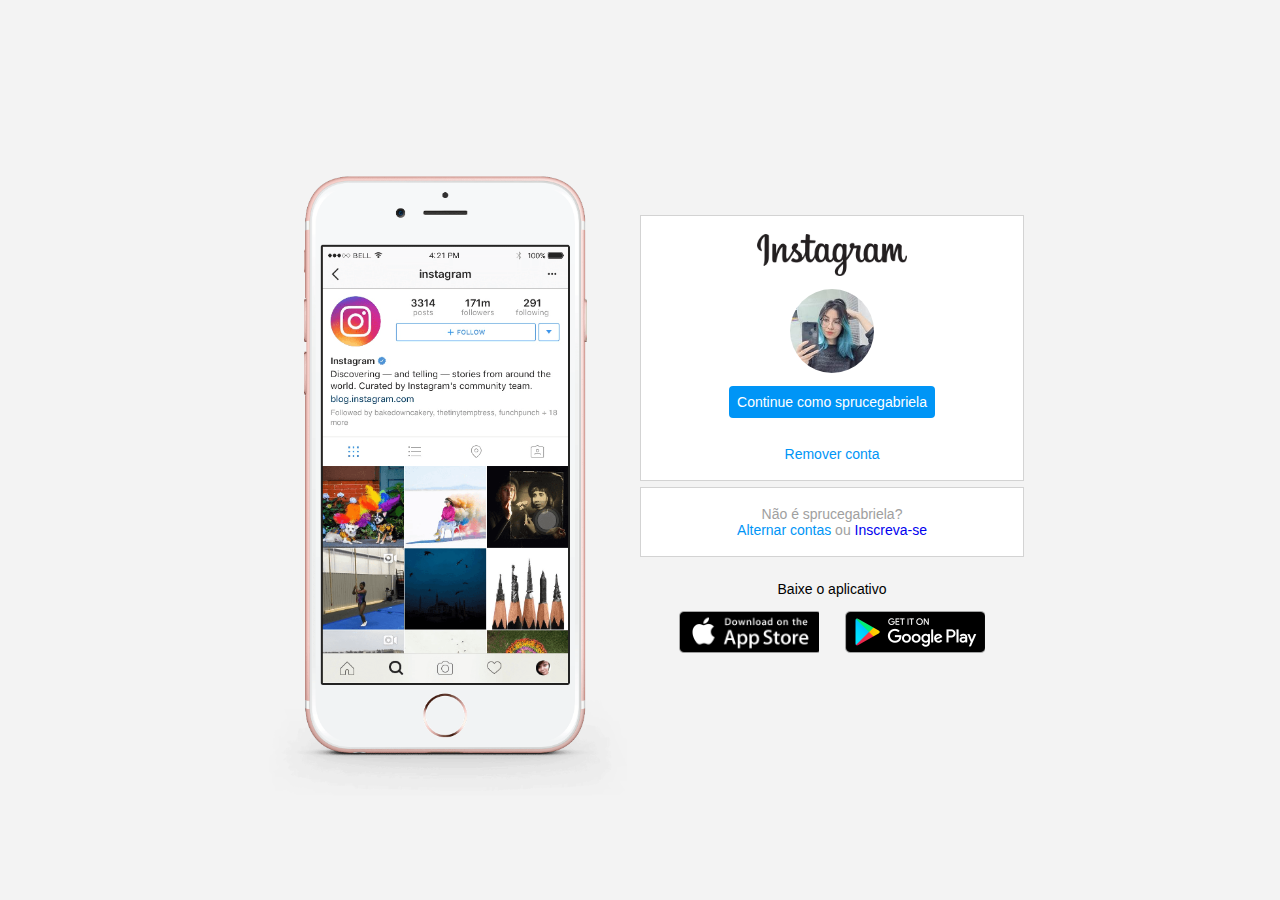
<file: index.html>
<!DOCTYPE html>
<html lang="en">
<head>
    <meta charset="UTF-8">
    <meta name="viewport" content="width=device-width, initial-scale=1.0">
    <link rel="stylesheet" href="style.css">
    <title>Instagram</title>
</head>
<body>
    <div class="instagram-wrapper">
        <div class="instagram-phone">
            <img src="./img/instagram-celular.png" alt="celular">
        </div>
        <div class="instagram-continue">
            <div class="group">
                <img src="./img/instagram-logo.png" class="instagram-logo" alt="instagram logo">
                <div class="profile-photo">
                    <img src="./img/perfil-instagram.jpg" alt="foto de perfil">
                </div>
                <a href="#" class="instagram-login">Continue como sprucegabriela</a>
                <a href="#" class="instagram-logout">Remover conta</a>
            </div>
            <div class="group">
                <p class="not-account">Não é sprucegabriela?</p>
                <p class="not-account">
                    <span class="link-blue">Alternar contas</span>
                    ou
                    <span class="link-blue"><a href="inscrevase.html">Inscreva-se</a></span>
                </p>
            </div>
            <div class="get-the-app">
                <p class="get-app">Baixe o aplicativo</p>
                <div class="download">
                    <a href="#" class="app-download"></a>
                    <a href="#" class="app-download"></a>
                </div>
            </div>
        </div>
    </div>
</body>
</html>
</file>
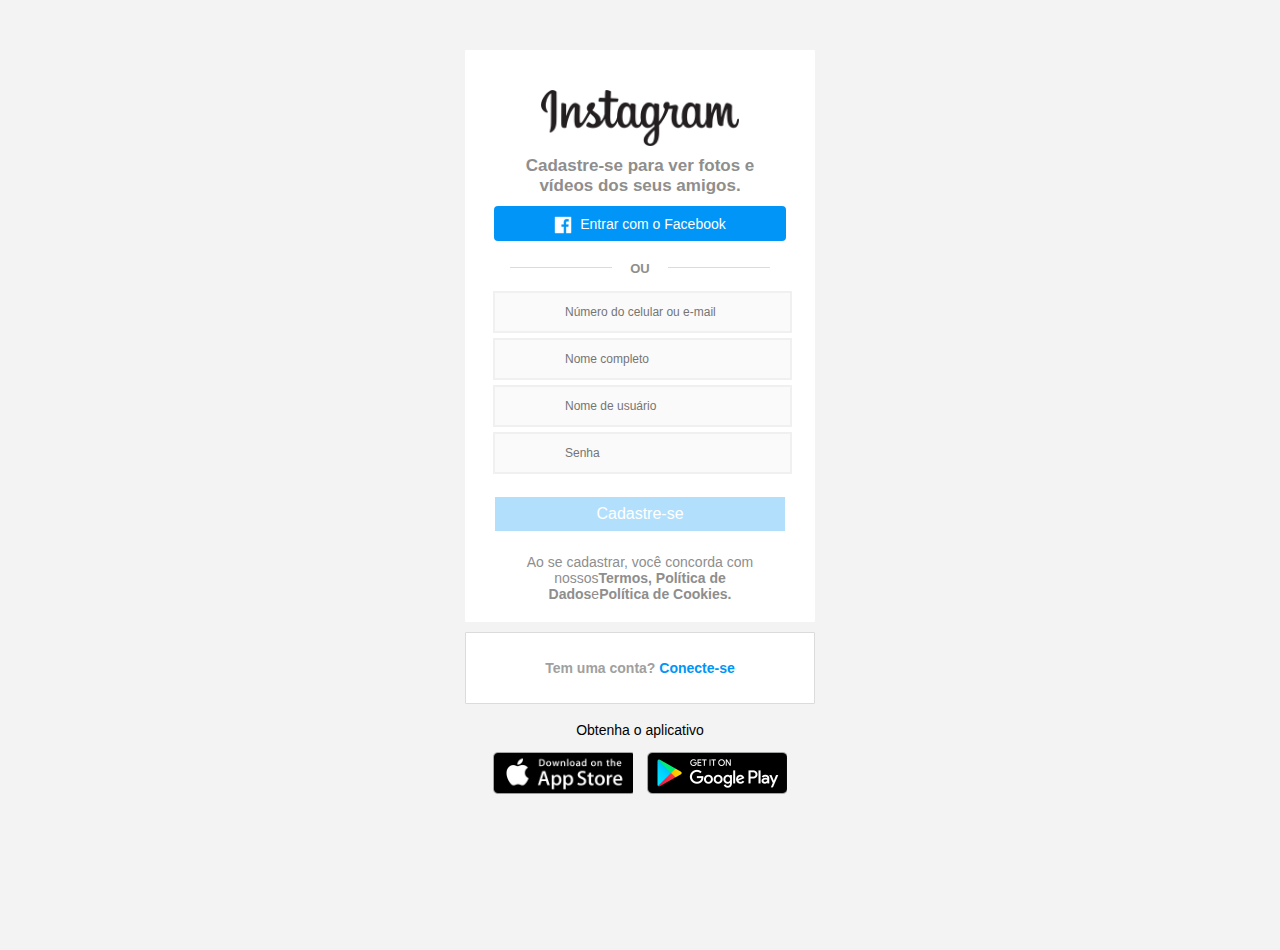
<file: inscrevase.html>
<!DOCTYPE html>
<html lang="en">
<head>
    <meta charset="UTF-8">
    <meta name="viewport" content="width=device-width, initial-scale=1.0">
    <link rel="stylesheet" href="estilo.css">
    <title>Instagram</title>
</head>
<body>
    <div class="instagram-wrapper">
        <!--<div class="instagram-phone">
            <img src="./img/instagram-celular.png" alt="celular">
        </div>-->
        <div>
            <div class="group-cadastro">
                <img src="./img/instagram-logo.png" class="instagram-logo" alt="instagram logo">
                    <div>
                        <p><h2 id="grupo-titulo">Cadastre-se para ver fotos e vídeos dos seus amigos.</h2></p>
                    </div>
                        <div>
                            <button class="button"><img class="image" src="img/face-logo-btn.png" alt="Facebook">
                                    Entrar com o Facebook
                            </button>
                        </div>
                            <div class="traco-ou-a traco-ou-b" >
                                <div class="tracos" style="color: white;">----------------------</div>
                                <div class="classe-ou" >OU</div>
                                <div class="tracos" style="color: white;">----------------------</div>
                            </div>
                                <div class="group-cadastro">
                                    <input class="imputes" type="text" placeholder="Número do celular ou e-mail" />
                                    <input class="imputes" type="text" placeholder="Nome completo" />
                                    <input class="imputes" type="text" placeholder="Nome de usuário" />
                                    <input class="imputes" type="text" placeholder="Senha" />
                                </div>
                                    <button class="btn-cadastrese">Cadastre-se</button>
                                <div>
                                    <p><h2 id="grupo-titulo2">Ao se cadastrar, você concorda com nossos<b>Termos, Política de Dados</b>e<b>Política de Cookies.</b></h2></p>
                                </div>
        </div> <!-- AQUI TERMINA A DIV Superior -->
            <div class="tem-conta">
                <div id="grupo-titulo">
                    <p class="p-class">Tem uma conta? <a href="#"class="link-blue">Conecte-se</a></p>
                </div>        
            </div>
                <div class="get-the-app">
                    <p class="get-app">Obtenha o aplicativo</p>
                        <div class="download">
                            <a href="#" class="app-download"></a>
                            <a href="#" class="app-download"></a>
                        </div>
                </div>
        </div>
    </div>
</body>
</html>
</file>
<file: style.css>
* {
    padding: 0;
    margin: 0;
    box-sizing: border-box;
    text-decoration: none;
    font-family: sans-serif;
    font-size: 14px;
}

body {
    width: 100%;
    min-height: 100vh;
    background-color: rgb(243, 243, 243);
    margin: 0;
    padding: 0;
    display: flex;
    justify-content: center;
}

.instagram-wrapper {
    display: flex;
    align-items: center;
    justify-content: start;
    width: 60%;
    height: 100vh;
}

.instagram-phone {
    display: flex;
    align-items: center;
    justify-content: center;
    width: 50%;
}

.instagram-phone img {
    height: 50rem;
}

.instagram-continue {
    display: flex;
    align-items: center; /* horizontal */
    justify-content: space-around; /* vertical */
    flex-direction: column;
    width: 50%;
    min-height: 34rem;
}

.group {
    display: flex;
    justify-content: space-between;
    align-items: center;
    flex-direction: column;
    background-color: #ffffff;
    width: 100%;
    padding: 1.3rem 0;
    border: 1px solid lightgray;
}

.group:nth-child(1) {
    min-height: 19rem;
}

.instagram-logo {
    height: 3rem;
}

.profile-photo {
    display: flex;
    justify-content: center;
    align-items: center;
    border-radius: 50%;
    overflow: hidden;
}

.profile-photo img {
    height: 6rem;
}

.instagram-login {
    background-color: #0095f6;
    color: #ffffff;
    padding: 8px;
    border-radius: 4px;
}

.instagram-logout {
    color: #0095f6;
    margin-top: 1rem;
}

.not-account {
    color: rgb(160, 160, 160);
}

.link-blue {
    color: #0095f6;
}

.get-the-app {
    display: flex;
    flex-direction: column;
    align-items: center;
    justify-content: center;
    width: 100%;
    padding: 1.3rem 0;
}

.download {
    display: flex;
    width: 100%;
    justify-content: space-evenly;
    align-items: center;
    padding: 1rem;
}

.app-download {
    height: 3rem;
    width: 10rem;
    background-size: cover;
}

.app-download:nth-child(1) {
    background-image: url('./img/apple-button.png');
}

.app-download:nth-child(2) {
    background-image: url('./img/googleplay-button.png');
}

/* media queries */


@media (max-width: 1024px) {
    .instagram-wrapper {
        width: 90%;
    }
}

@media (max-width: 650px) {
    body {
        background-color: #ffffff;
    }

    .instagram-wrapper {
        width: 90%;
    }

    .instagram-phone {
        display: none;
    }

    .instagram-continue {
        width: 100%;
    }
    
    .group {
        border: 1px solid transparent;
    }
}
</file>
<file: estilo.css>
* {
    padding: 0;
    margin: 0;
    box-sizing: border-box;
    text-decoration: none;
    font-family: sans-serif;
    font-size: 14px;
}

body {
    width: 100%;
    min-height: 100vh;
    background-color: rgb(243, 243, 243);
    margin-top: 50px;
    padding: 0;
    display: flex;
    justify-content: center;
    overflow-y: scroll;
}

.instagram-wrapper {
    display: flex;
    align-items: center;
    justify-content: center; /*Ajusta o conteúdo principal - ESQUERDA - CENTRO - DIREITA*/
    width: 30%;
    height: 100%;
    border-color: rgba(var(--f52,142,142,142),1);
}

.instagram-phone {
    display: flex;
    align-items: center;
    justify-content: center;
    width: 50%;
}

.instagram-phone img {
    height: 50rem;
}

.face-btn {
    display: flex;
    justify-content: space-between;
    top: 3px;
    margin-right: 5px;
    background-color: #0095f6;
    color: #ffffff;
    
}

.instagram-continue {
    display: flex;
    align-items: center; /* horizontal */
    justify-content: space-around; /* vertical */
    flex-direction: column;
    width: 50%;
    min-height: 34rem;
}

.instagram-continue-increvase {
    display: flex;
    -webkit-box-align: center;
    -webkit-box-flex: 1;
    align-items: center;   
    justify-content: center;
    margin-top: 12px;
    max-width: 350px;
    border: 1px solid rgba(var(--b6a,219,219,219),1);
}

.tracos {
    -webkit-box-flex: 1;
    flex-grow: 1;
    flex-shrink: 1;
    background-color: rgba(var(--b38,219,219,219),1);
    height: 1px;
    position: relative;
    top: .45em;
}

.tracos > div {
    margin: 0;
    padding: 0;
    flex-direction: column;
    display: flex;
    -webkit-box-orient: vertical;
    -webkit-box-direction: normal;
    box-sizing: border-box;
    align-items: stretch;
    border: 0 solid #000;
    -webkit-box-align: stretch;
}

.classe-ou {
    color: rgba(var(--f52,142,142,142),1);
    -webkit-box-flex: 0;
    flex-grow: 0;
    flex-shrink: 0;
    font-size: 13px;
    font-weight: 600;
    line-height: 15px;
    margin: 0 18px;
    text-transform: uppercase;
}

.traco-ou-a {
    -webkit-box-orient: horizontal;
    -webkit-box-direction: normal;
}

.traco-ou-b {
    flex-direction: row;
    margin: 20px 5px 0;
}

div.traco-ou-a, div.traco-ou-b{
    -webkit-box-align: stretch;
    align-items: stretch;
    border: 0 solid #000;
    box-sizing: border-box;
    display: flex;
    padding: 0;
    position: relative;
    flex-shrink: 0;
}

.group {
    display: flex;
    justify-content: space-between;
    align-items: center;
    flex-direction: column;
    background-color: #ffffff;
    width: 100%;
    padding: 1.3rem 0;
    border: 1px solid lightgray;
}

.group-cadastro {
    display: flex;
    height: 90%;
    margin: 0 0 10px;
    padding: 10px 0;
    font-size: 17px;
    border-radius: 1px;
    position: relative;
    -webkit-box-orient: vertical;
    -webkit-box-direction: normal;
    flex-direction: column;
    max-width: 350px;
    align-items: center;
    flex-direction: column;
    background-color: #ffffff;
}

#grupo-titulo {
    color: rgba(var(--f52,142,142,142),1);
    font-size: 17px;
    font-weight: 600;
    line-height: 20px;
    margin: 10px 40px 10px;
    text-align: center;
    }

    h2 {
        font-size: 14px;
    }

#grupo-titulo2 {
    color: rgba(var(--f52,142,142,142),1);
    font-size: 8px;
    font-weight: 300;
    line-height: 20px;
    margin: 0 60px 10px;
    text-align: center;
    padding: 0;
    border: 0;
    font: inherit;
    margin-top: 20px;
    }

.imputes {
        display: flex;
        flex: 1 0 auto;
        line-height: 18px;
        padding: 10px 70px;
        margin-top: 5px;
        margin-left: 5px;
        text-overflow: ellipsis;
        border: 2px solid #f0f0f0;;
        color: rgba(var(--i1d,38,38,38),1);
        background: #FAFAFA;
        font-size: 12px;
        font-family: -apple-system,BlinkMacSystemFont,"Segoe UI",Roboto,Helvetica,Arial,sans-serif;
    }

    .tem-conta {
        -webkit-box-align: center;
        align-items: center;
        background-color: rgba(var(--d87,255,255,255),1);
        border: 1px solid rgba(var(--b6a,219,219,219),1);
        border-radius: 1px;
        padding: 10px 0;
        margin: 0;
        height: 20%;
    }

    .p-class {
        color: rgba(var(--i1d,38,38,38),1);
        font-size: 14px;
        margin: 15px;
        text-align: center;
        color: rgb(160, 160, 160);
    }


    a :hover {
        color: rgba(var(--d69,0,149,246),1);
        text-decoration: none;
    }

    .input-form {
        text-align: left;
        width:100%;
    }

.group:nth-child(1) {
    min-height: 19rem;
}

.instagram-logo {
    height: 4rem;
    margin-top: 30px;
}

.profile-photo {
    display: flex;
    justify-content: center;
    align-items: center;
    border-radius: 50%;
    overflow: hidden;
}

.profile-photo img {
    height: 6rem;
}

.instagram-login {
    display: flex;
    background-color: #ffffff;
    color: #0095f6;
    padding: 8px;
    border-radius: 4px;
}

button {
    transition: none;
    text-decoration: none;
    background-color: none;
    width: 100%;
    display: flexbox;
}

.btn-cadastrese {
    background-color: #b2dffc;
    border: none;
    color: white;
    padding: 8px 70px;
    margin: 3px 10px;
    width: 83%;
    text-align: center;
    text-decoration: none;
    display: inline-block;
    font-size: 16px;
    cursor: pointer;
}

.button {
    background-color: #0095f6;;
    border: none;
    border-radius: 4px;
    color: white;
    /*padding: 12px 78px;*/
    padding: 10px 60px;
    width: 100%;
    height: 35px;
    text-align: center;
    display: flex;
    font-size: 14px;
    cursor: pointer;
    /*background-image: url(/static/bundles/es6/sprite_core_32f0a4f27407.png/32f0a4f27407.png);*/
}

.image {
    height: 18px;
    width: 18px;
    display: inline-block;
    margin-right: 8px;
    position: relative;
    top: 0;
}

.instagram-logout {
    flex: 1 0 auto;
    color: #0095f6;
    margin-top: 1rem;
}

.not-account {
    color: rgb(160, 160, 160);
}

.link-blue {
    color: #0095f6;
}

.get-the-app {
    display: flex;
    flex-direction: column;
    align-items: center;
    justify-content: center;
    width: 100%;
    padding: 1.3rem 0;
}

.download {
    display: flex;
    width: 100%;
    justify-content: space-evenly;
    align-items: center;
    padding: 1rem;
}

.app-download {
    height: 3rem;
    width: 10rem;
    background-size: cover;
}

.app-download:nth-child(1) {
    background-image: url('./img/apple-button.png');
}

.app-download:nth-child(2) {
    background-image: url('./img/googleplay-button.png');
}

/* media queries */


@media (max-width: 1024px) {
    .instagram-wrapper {
        width: 90%;
    }
}

@media (max-width: 650px) {
    body {
        background-color: #ffffff;
    }

    .instagram-wrapper {
        width: 90%;
    }

    .instagram-phone {
        display: none;
    }

    .instagram-continue {
        width: 90%;
    }
    
    .group {
        border: 1px solid transparent;
    }
}
</file>
